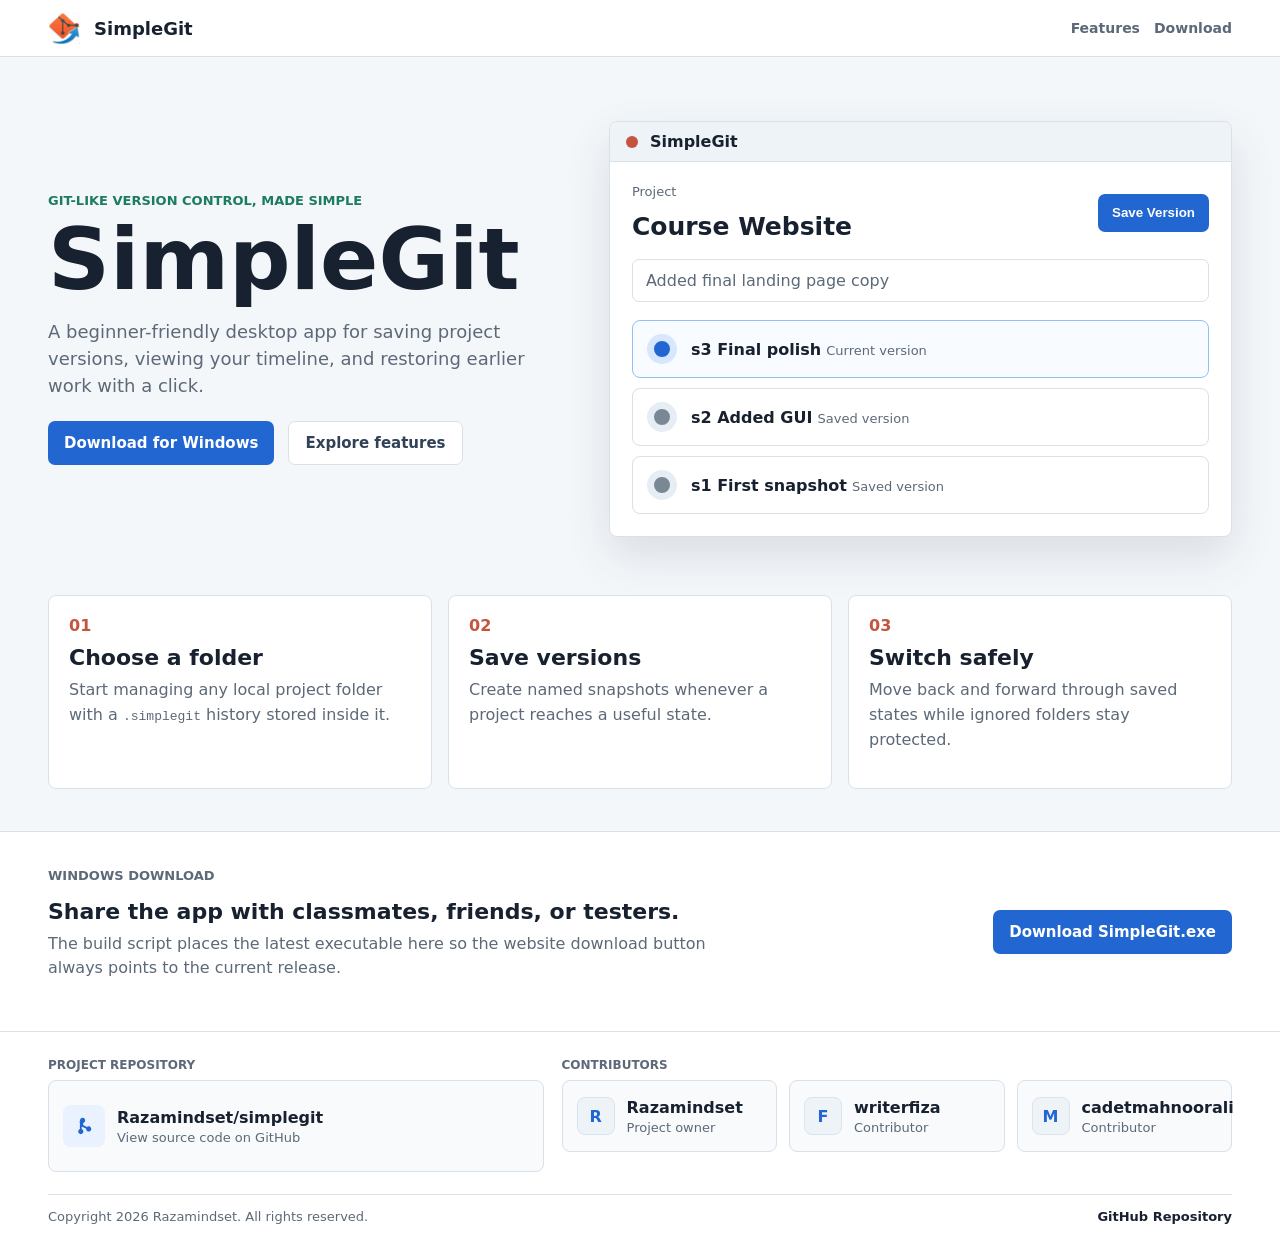
<file: docs/index.html>
<!doctype html>
<html lang="en">
<head>
    <meta charset="utf-8">
    <meta name="viewport" content="width=device-width, initial-scale=1">
    <title>SimpleGit - Visual Project Versions</title>
    <link rel="stylesheet" href="styles.css">
    <link rel="icon" href="assets/icon.png">
</head>
<body>
    <header class="site-header">
        <a class="brand" href="index.html" aria-label="SimpleGit home">
            <img src="assets/icon.png" alt="">
            <span>SimpleGit</span>
        </a>
        <nav aria-label="Main navigation">
            <a href="#features">Features</a>
            <a href="#download">Download</a>
        </nav>
    </header>

    <main>
        <section class="hero">
            <div class="hero-copy">
                <p class="eyebrow">Git-like version control, made simple</p>
                <h1>SimpleGit</h1>
                <p class="lead">A beginner-friendly desktop app for saving project versions, viewing your timeline, and restoring earlier work with a click.</p>
                <div class="actions">
                    <a class="primary-action" href="https://github.com/Razamindset/simplegit/releases/download/v1.0.0/SimpleGit.exe">Download for Windows</a>
                    <a class="secondary-action" href="#features">Explore features</a>
                </div>
            </div>

            <div class="app-preview" aria-label="SimpleGit app preview">
                <div class="preview-titlebar">
                    <span></span>
                    <strong>SimpleGit</strong>
                </div>
                <div class="preview-content">
                    <div class="preview-heading">
                        <div>
                            <p>Project</p>
                            <h2>Course Website</h2>
                        </div>
                        <button>Save Version</button>
                    </div>
                    <div class="preview-input">Added final landing page copy</div>
                    <div class="timeline-row current">
                        <i></i>
                        <div>
                            <strong>s3 Final polish</strong>
                            <span>Current version</span>
                        </div>
                    </div>
                    <div class="timeline-row">
                        <i></i>
                        <div>
                            <strong>s2 Added GUI</strong>
                            <span>Saved version</span>
                        </div>
                    </div>
                    <div class="timeline-row">
                        <i></i>
                        <div>
                            <strong>s1 First snapshot</strong>
                            <span>Saved version</span>
                        </div>
                    </div>
                </div>
            </div>
        </section>

        <section id="features" class="features">
            <article>
                <span>01</span>
                <h2>Choose a folder</h2>
                <p>Start managing any local project folder with a <code>.simplegit</code> history stored inside it.</p>
            </article>
            <article>
                <span>02</span>
                <h2>Save versions</h2>
                <p>Create named snapshots whenever a project reaches a useful state.</p>
            </article>
            <article>
                <span>03</span>
                <h2>Switch safely</h2>
                <p>Move back and forward through saved states while ignored folders stay protected.</p>
            </article>
        </section>

        <section id="download" class="download">
            <div>
                <p class="eyebrow">Windows download</p>
                <h2>Share the app with classmates, friends, or testers.</h2>
                <p>The build script places the latest executable here so the website download button always points to the current release.</p>
            </div>
            <a class="primary-action" href="https://github.com/Razamindset/simplegit/releases/download/v1.0.0/SimpleGit.exe">Download SimpleGit.exe</a>
        </section>
    </main>

    <footer class="site-footer" id="contributors">
        <div class="footer-grid">
            <section class="project-card">
                <p class="footer-label">Project repository</p>
                <a class="repo-link" href="https://github.com/Razamindset/simplegit" target="_blank" rel="noreferrer">
                    <svg aria-hidden="true" viewBox="0 0 24 24">
                        <path d="M8 6.4a2.6 2.6 0 1 1 3.2 2.5v2.2l3.7 1.9a2.6 2.6 0 1 1-.8 1.8v-.1l-3.8-2a2.2 2.2 0 0 1-.6.3v2.1a2.6 2.6 0 1 1-1.8 0V8.9A2.6 2.6 0 0 1 8 6.4Z"></path>
                    </svg>
                    <span>
                        <strong>Razamindset/simplegit</strong>
                        <small>View source code on GitHub</small>
                    </span>
                </a>
            </section>

            <section class="contributors">
                <p class="footer-label">Contributors</p>
                <div class="contributor-grid">
                    <a class="contributor-card" href="https://github.com/Razamindset" target="_blank" rel="noreferrer">
                        <span class="avatar">R</span>
                        <span>
                            <strong>Razamindset</strong>
                            <small>Project owner</small>
                        </span>
                    </a>
                    <a class="contributor-card" href="https://github.com/writerfiza" target="_blank" rel="noreferrer">
                        <span class="avatar">F</span>
                        <span>
                            <strong>writerfiza</strong>
                            <small>Contributor</small>
                        </span>
                    </a>
                    <a class="contributor-card" href="https://github.com/cadetmahnoorali" target="_blank" rel="noreferrer">
                        <span class="avatar">M</span>
                        <span>
                            <strong>cadetmahnoorali</strong>
                            <small>Contributor</small>
                        </span>
                    </a>
                </div>
            </section>
        </div>

        <div class="footer-bottom">
            <span>Copyright 2026 Razamindset. All rights reserved.</span>
            <a href="https://github.com/Razamindset/simplegit" target="_blank" rel="noreferrer">GitHub Repository</a>
        </div>
    </footer>
</body>
</html>
</file>
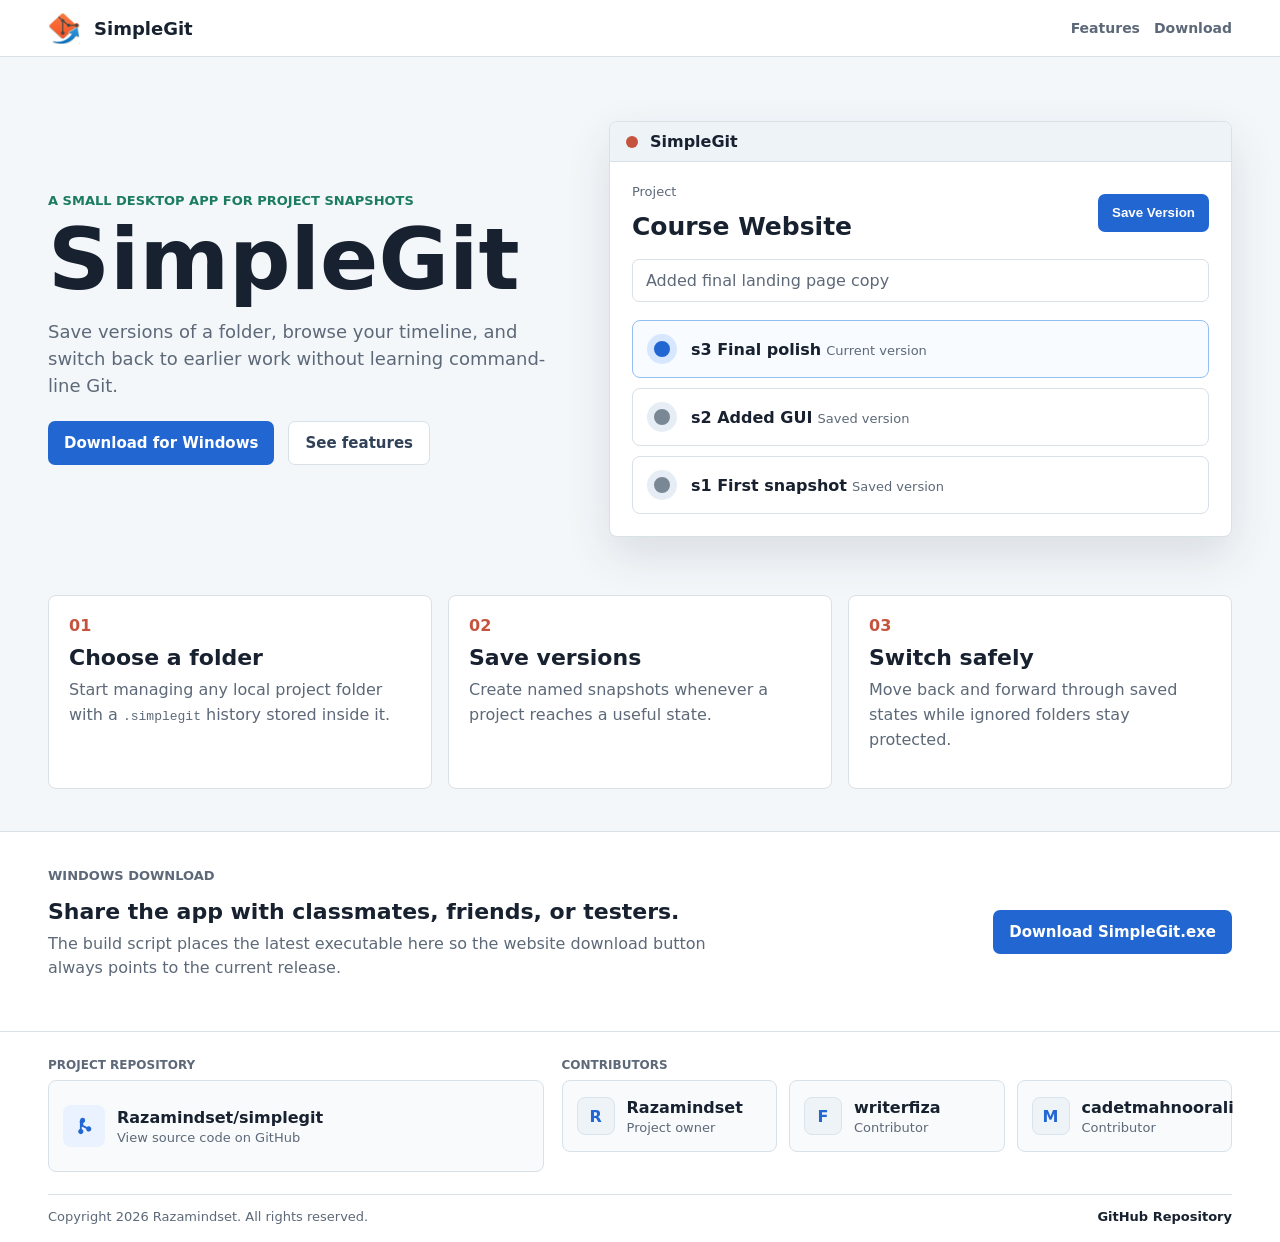
<file: website/index.html>
<!doctype html>
<html lang="en">
<head>
    <meta charset="utf-8">
    <meta name="viewport" content="width=device-width, initial-scale=1">
    <title>SimpleGit - Visual Project Versions</title>
    <link rel="stylesheet" href="styles.css">
    <link rel="icon" href="assets/icon.png">
</head>
<body>
    <header class="site-header">
        <a class="brand" href="index.html" aria-label="SimpleGit home">
            <img src="assets/icon.png" alt="">
            <span>SimpleGit</span>
        </a>
        <nav aria-label="Main navigation">
            <a href="#features">Features</a>
            <a href="#download">Download</a>
        </nav>
    </header>

    <main>
        <section class="hero">
            <div class="hero-copy">
                <p class="eyebrow">A small desktop app for project snapshots</p>
                <h1>SimpleGit</h1>
                <p class="lead">Save versions of a folder, browse your timeline, and switch back to earlier work without learning command-line Git.</p>
                <div class="actions">
                    <a class="primary-action" href="downloads/SimpleGit.exe" download>Download for Windows</a>
                    <a class="secondary-action" href="#features">See features</a>
                </div>
            </div>

            <div class="app-preview" aria-label="SimpleGit app preview">
                <div class="preview-titlebar">
                    <span></span>
                    <strong>SimpleGit</strong>
                </div>
                <div class="preview-content">
                    <div class="preview-heading">
                        <div>
                            <p>Project</p>
                            <h2>Course Website</h2>
                        </div>
                        <button>Save Version</button>
                    </div>
                    <div class="preview-input">Added final landing page copy</div>
                    <div class="timeline-row current">
                        <i></i>
                        <div>
                            <strong>s3 Final polish</strong>
                            <span>Current version</span>
                        </div>
                    </div>
                    <div class="timeline-row">
                        <i></i>
                        <div>
                            <strong>s2 Added GUI</strong>
                            <span>Saved version</span>
                        </div>
                    </div>
                    <div class="timeline-row">
                        <i></i>
                        <div>
                            <strong>s1 First snapshot</strong>
                            <span>Saved version</span>
                        </div>
                    </div>
                </div>
            </div>
        </section>

        <section id="features" class="features">
            <article>
                <span>01</span>
                <h2>Choose a folder</h2>
                <p>Start managing any local project folder with a <code>.simplegit</code> history stored inside it.</p>
            </article>
            <article>
                <span>02</span>
                <h2>Save versions</h2>
                <p>Create named snapshots whenever a project reaches a useful state.</p>
            </article>
            <article>
                <span>03</span>
                <h2>Switch safely</h2>
                <p>Move back and forward through saved states while ignored folders stay protected.</p>
            </article>
        </section>

        <section id="download" class="download">
            <div>
                <p class="eyebrow">Windows download</p>
                <h2>Share the app with classmates, friends, or testers.</h2>
                <p>The build script places the latest executable here so the website download button always points to the current release.</p>
            </div>
            <a class="primary-action" href="downloads/SimpleGit.exe" download>Download SimpleGit.exe</a>
        </section>
    </main>

    <footer class="site-footer" id="contributors">
        <div class="footer-grid">
            <section class="project-card">
                <p class="footer-label">Project repository</p>
                <a class="repo-link" href="https://github.com/Razamindset/simplegit" target="_blank" rel="noreferrer">
                    <svg aria-hidden="true" viewBox="0 0 24 24">
                        <path d="M8 6.4a2.6 2.6 0 1 1 3.2 2.5v2.2l3.7 1.9a2.6 2.6 0 1 1-.8 1.8v-.1l-3.8-2a2.2 2.2 0 0 1-.6.3v2.1a2.6 2.6 0 1 1-1.8 0V8.9A2.6 2.6 0 0 1 8 6.4Z"></path>
                    </svg>
                    <span>
                        <strong>Razamindset/simplegit</strong>
                        <small>View source code on GitHub</small>
                    </span>
                </a>
            </section>

            <section class="contributors">
                <p class="footer-label">Contributors</p>
                <div class="contributor-grid">
                    <a class="contributor-card" href="https://github.com/Razamindset" target="_blank" rel="noreferrer">
                        <span class="avatar">R</span>
                        <span>
                            <strong>Razamindset</strong>
                            <small>Project owner</small>
                        </span>
                    </a>
                    <a class="contributor-card" href="https://github.com/writerfiza" target="_blank" rel="noreferrer">
                        <span class="avatar">F</span>
                        <span>
                            <strong>writerfiza</strong>
                            <small>Contributor</small>
                        </span>
                    </a>
                    <a class="contributor-card" href="https://github.com/cadetmahnoorali" target="_blank" rel="noreferrer">
                        <span class="avatar">M</span>
                        <span>
                            <strong>cadetmahnoorali</strong>
                            <small>Contributor</small>
                        </span>
                    </a>
                </div>
            </section>
        </div>

        <div class="footer-bottom">
            <span>Copyright 2026 Razamindset. All rights reserved.</span>
            <a href="https://github.com/Razamindset/simplegit" target="_blank" rel="noreferrer">GitHub Repository</a>
        </div>
    </footer>
</body>
</html>
</file>
<file: docs/styles.css>
:root {
    color-scheme: light;
    --ink: #18212f;
    --muted: #5d6978;
    --line: #d8e0e8;
    --paper: #ffffff;
    --wash: #f4f7fa;
    --blue: #2166d1;
    --blue-dark: #174d9c;
    --green: #1c7c61;
    --coral: #c4543d;
}

* {
    box-sizing: border-box;
}

body {
    margin: 0;
    background: var(--wash);
    color: var(--ink);
    font-family: Inter, ui-sans-serif, system-ui, -apple-system, BlinkMacSystemFont, "Segoe UI", sans-serif;
}

a {
    color: inherit;
    text-decoration: none;
}

.site-header {
    align-items: center;
    background: rgba(255, 255, 255, 0.94);
    border-bottom: 1px solid var(--line);
    display: flex;
    justify-content: space-between;
    padding: 12px clamp(20px, 4vw, 48px);
    position: sticky;
    top: 0;
    z-index: 10;
}

.brand,
nav,
.actions {
    align-items: center;
    display: flex;
    gap: 14px;
}

.brand {
    font-size: 18px;
    font-weight: 800;
}

.brand img {
    height: 32px;
    width: 32px;
}

nav {
    color: var(--muted);
    font-size: 14px;
    font-weight: 700;
}

main {
    overflow: hidden;
}

.hero {
    align-items: center;
    display: grid;
    gap: clamp(28px, 4vw, 56px);
    grid-template-columns: minmax(320px, 0.9fr) minmax(360px, 1.1fr);
    margin: 0 auto;
    max-width: 1440px;
    padding: clamp(34px, 5vw, 64px) clamp(20px, 4vw, 48px) 34px;
}

.eyebrow {
    color: var(--green);
    font-size: 13px;
    font-weight: 800;
    letter-spacing: 0;
    margin: 0 0 12px;
    text-transform: uppercase;
}

h1,
h2,
p {
    margin-top: 0;
}

h1 {
    font-size: clamp(52px, 7vw, 86px);
    line-height: 0.92;
    margin-bottom: 18px;
}

.lead {
    color: var(--muted);
    font-size: 18px;
    line-height: 1.5;
    max-width: 560px;
    margin-bottom: 22px;
}

.primary-action,
.secondary-action {
    align-items: center;
    border-radius: 7px;
    display: inline-flex;
    font-size: 15px;
    font-weight: 800;
    justify-content: center;
    min-height: 44px;
    padding: 0 16px;
}

.primary-action {
    background: var(--blue);
    color: #ffffff;
}

.primary-action:hover {
    background: var(--blue-dark);
}

.secondary-action {
    background: #ffffff;
    border: 1px solid var(--line);
    color: #314258;
}

.app-preview {
    background: var(--paper);
    border: 1px solid var(--line);
    border-radius: 8px;
    box-shadow: 0 18px 46px rgba(28, 42, 58, 0.12);
    justify-self: end;
    max-width: 680px;
    overflow: hidden;
    width: 100%;
}

.preview-titlebar {
    align-items: center;
    background: #eef3f8;
    border-bottom: 1px solid var(--line);
    display: flex;
    gap: 12px;
    padding: 10px 16px;
}

.preview-titlebar span {
    background: var(--coral);
    border-radius: 50%;
    height: 12px;
    width: 12px;
}

.preview-content {
    padding: 22px;
}

.preview-heading {
    align-items: center;
    display: flex;
    gap: 20px;
    justify-content: space-between;
}

.preview-heading p,
.timeline-row span {
    color: var(--muted);
    font-size: 13px;
}

.preview-heading h2 {
    font-size: 25px;
    margin-bottom: 0;
}

.preview-heading button {
    background: var(--blue);
    border: 0;
    border-radius: 7px;
    color: #ffffff;
    font-weight: 800;
    min-height: 38px;
    padding: 0 14px;
}

.preview-input {
    border: 1px solid var(--line);
    border-radius: 7px;
    color: var(--muted);
    margin: 18px 0;
    padding: 11px 13px;
}

.timeline-row {
    align-items: center;
    border: 1px solid var(--line);
    border-radius: 8px;
    display: flex;
    gap: 14px;
    margin-top: 10px;
    padding: 13px 14px;
}

.timeline-row i {
    background: #7a8795;
    border: 7px solid #e6edf4;
    border-radius: 50%;
    height: 30px;
    width: 30px;
}

.timeline-row.current {
    background: #f8fbff;
    border-color: #94bff2;
}

.timeline-row.current i {
    background: var(--blue);
    border-color: #d6e7ff;
}

.features {
    display: grid;
    gap: 16px;
    grid-template-columns: repeat(3, 1fr);
    margin: 0 auto;
    max-width: 1440px;
    padding: 24px clamp(20px, 4vw, 48px) 42px;
}

.features article {
    background: #ffffff;
    border: 1px solid var(--line);
    border-radius: 8px;
    padding: 20px;
}

.features span {
    color: var(--coral);
    font-weight: 900;
}

.features h2,
.download h2 {
    font-size: 22px;
    margin: 10px 0 8px;
}

.features p,
.download p {
    color: var(--muted);
    line-height: 1.55;
}

.download {
    align-items: center;
    background: #ffffff;
    border-top: 1px solid var(--line);
    display: flex;
    gap: 24px;
    justify-content: space-between;
    padding: 34px clamp(20px, 4vw, 48px);
}

.download div {
    max-width: 700px;
}

.site-footer {
    background: #ffffff;
    border-top: 1px solid var(--line);
    padding: 26px clamp(20px, 4vw, 48px) 18px;
}

.footer-grid {
    display: grid;
    gap: 18px;
    grid-template-columns: minmax(260px, 0.85fr) minmax(420px, 1.15fr);
    margin: 0 auto;
    max-width: 1440px;
}

.footer-label {
    color: var(--muted);
    font-size: 12px;
    font-weight: 900;
    margin-bottom: 8px;
    text-transform: uppercase;
}

.project-card,
.contributors {
    min-width: 0;
}

.repo-link,
.contributor-card {
    align-items: center;
    background: #f8fafc;
    border: 1px solid var(--line);
    border-radius: 8px;
    display: flex;
    gap: 12px;
    min-height: 72px;
    padding: 14px;
}

.repo-link {
    min-height: 92px;
}

.repo-link svg {
    background: #eaf2ff;
    border-radius: 8px;
    fill: var(--blue);
    flex: 0 0 auto;
    height: 42px;
    padding: 9px;
    width: 42px;
}

.repo-link span,
.contributor-card span:last-child {
    display: grid;
    gap: 3px;
}

.site-footer strong {
    color: var(--ink);
    font-weight: 800;
}

.site-footer small {
    color: var(--muted);
    font-size: 13px;
}

.site-footer a:hover {
    color: var(--blue);
}

.site-footer a:hover strong {
    color: var(--blue);
}

.contributor-grid {
    display: grid;
    gap: 12px;
    grid-template-columns: repeat(3, minmax(0, 1fr));
}

.avatar {
    align-items: center;
    background: #eef3f8;
    border: 1px solid #d9e4ef;
    border-radius: 8px;
    color: var(--blue);
    display: inline-flex;
    flex: 0 0 auto;
    font-weight: 900;
    height: 38px;
    justify-content: center;
    width: 38px;
}

.footer-bottom {
    align-items: center;
    border-top: 1px solid var(--line);
    color: var(--muted);
    display: flex;
    font-size: 13px;
    justify-content: space-between;
    margin: 22px auto 0;
    max-width: 1440px;
    padding-top: 14px;
}

.footer-bottom a {
    color: var(--ink);
    font-weight: 800;
}

@media (max-width: 820px) {
    .site-header,
    .download,
    .footer-bottom,
    .actions {
        align-items: stretch;
        flex-direction: column;
    }

    nav {
        justify-content: flex-start;
    }

    .hero {
        grid-template-columns: 1fr;
        min-height: auto;
    }

    .features {
        grid-template-columns: 1fr;
    }

    .footer-grid,
    .contributor-grid {
        grid-template-columns: 1fr;
    }

    .app-preview {
        min-width: 0;
    }
}
</file>
<file: website/styles.css>
:root {
    color-scheme: light;
    --ink: #18212f;
    --muted: #5d6978;
    --line: #d8e0e8;
    --paper: #ffffff;
    --wash: #f4f7fa;
    --blue: #2166d1;
    --blue-dark: #174d9c;
    --green: #1c7c61;
    --coral: #c4543d;
}

* {
    box-sizing: border-box;
}

body {
    margin: 0;
    background: var(--wash);
    color: var(--ink);
    font-family: Inter, ui-sans-serif, system-ui, -apple-system, BlinkMacSystemFont, "Segoe UI", sans-serif;
}

a {
    color: inherit;
    text-decoration: none;
}

.site-header {
    align-items: center;
    background: rgba(255, 255, 255, 0.94);
    border-bottom: 1px solid var(--line);
    display: flex;
    justify-content: space-between;
    padding: 12px clamp(20px, 4vw, 48px);
    position: sticky;
    top: 0;
    z-index: 10;
}

.brand,
nav,
.actions {
    align-items: center;
    display: flex;
    gap: 14px;
}

.brand {
    font-size: 18px;
    font-weight: 800;
}

.brand img {
    height: 32px;
    width: 32px;
}

nav {
    color: var(--muted);
    font-size: 14px;
    font-weight: 700;
}

main {
    overflow: hidden;
}

.hero {
    align-items: center;
    display: grid;
    gap: clamp(28px, 4vw, 56px);
    grid-template-columns: minmax(320px, 0.9fr) minmax(360px, 1.1fr);
    margin: 0 auto;
    max-width: 1440px;
    padding: clamp(34px, 5vw, 64px) clamp(20px, 4vw, 48px) 34px;
}

.eyebrow {
    color: var(--green);
    font-size: 13px;
    font-weight: 800;
    letter-spacing: 0;
    margin: 0 0 12px;
    text-transform: uppercase;
}

h1,
h2,
p {
    margin-top: 0;
}

h1 {
    font-size: clamp(52px, 7vw, 86px);
    line-height: 0.92;
    margin-bottom: 18px;
}

.lead {
    color: var(--muted);
    font-size: 18px;
    line-height: 1.5;
    max-width: 560px;
    margin-bottom: 22px;
}

.primary-action,
.secondary-action {
    align-items: center;
    border-radius: 7px;
    display: inline-flex;
    font-size: 15px;
    font-weight: 800;
    justify-content: center;
    min-height: 44px;
    padding: 0 16px;
}

.primary-action {
    background: var(--blue);
    color: #ffffff;
}

.primary-action:hover {
    background: var(--blue-dark);
}

.secondary-action {
    background: #ffffff;
    border: 1px solid var(--line);
    color: #314258;
}

.app-preview {
    background: var(--paper);
    border: 1px solid var(--line);
    border-radius: 8px;
    box-shadow: 0 18px 46px rgba(28, 42, 58, 0.12);
    justify-self: end;
    max-width: 680px;
    overflow: hidden;
    width: 100%;
}

.preview-titlebar {
    align-items: center;
    background: #eef3f8;
    border-bottom: 1px solid var(--line);
    display: flex;
    gap: 12px;
    padding: 10px 16px;
}

.preview-titlebar span {
    background: var(--coral);
    border-radius: 50%;
    height: 12px;
    width: 12px;
}

.preview-content {
    padding: 22px;
}

.preview-heading {
    align-items: center;
    display: flex;
    gap: 20px;
    justify-content: space-between;
}

.preview-heading p,
.timeline-row span {
    color: var(--muted);
    font-size: 13px;
}

.preview-heading h2 {
    font-size: 25px;
    margin-bottom: 0;
}

.preview-heading button {
    background: var(--blue);
    border: 0;
    border-radius: 7px;
    color: #ffffff;
    font-weight: 800;
    min-height: 38px;
    padding: 0 14px;
}

.preview-input {
    border: 1px solid var(--line);
    border-radius: 7px;
    color: var(--muted);
    margin: 18px 0;
    padding: 11px 13px;
}

.timeline-row {
    align-items: center;
    border: 1px solid var(--line);
    border-radius: 8px;
    display: flex;
    gap: 14px;
    margin-top: 10px;
    padding: 13px 14px;
}

.timeline-row i {
    background: #7a8795;
    border: 7px solid #e6edf4;
    border-radius: 50%;
    height: 30px;
    width: 30px;
}

.timeline-row.current {
    background: #f8fbff;
    border-color: #94bff2;
}

.timeline-row.current i {
    background: var(--blue);
    border-color: #d6e7ff;
}

.features {
    display: grid;
    gap: 16px;
    grid-template-columns: repeat(3, 1fr);
    margin: 0 auto;
    max-width: 1440px;
    padding: 24px clamp(20px, 4vw, 48px) 42px;
}

.features article {
    background: #ffffff;
    border: 1px solid var(--line);
    border-radius: 8px;
    padding: 20px;
}

.features span {
    color: var(--coral);
    font-weight: 900;
}

.features h2,
.download h2 {
    font-size: 22px;
    margin: 10px 0 8px;
}

.features p,
.download p {
    color: var(--muted);
    line-height: 1.55;
}

.download {
    align-items: center;
    background: #ffffff;
    border-top: 1px solid var(--line);
    display: flex;
    gap: 24px;
    justify-content: space-between;
    padding: 34px clamp(20px, 4vw, 48px);
}

.download div {
    max-width: 700px;
}

.site-footer {
    background: #ffffff;
    border-top: 1px solid var(--line);
    padding: 26px clamp(20px, 4vw, 48px) 18px;
}

.footer-grid {
    display: grid;
    gap: 18px;
    grid-template-columns: minmax(260px, 0.85fr) minmax(420px, 1.15fr);
    margin: 0 auto;
    max-width: 1440px;
}

.footer-label {
    color: var(--muted);
    font-size: 12px;
    font-weight: 900;
    margin-bottom: 8px;
    text-transform: uppercase;
}

.project-card,
.contributors {
    min-width: 0;
}

.repo-link,
.contributor-card {
    align-items: center;
    background: #f8fafc;
    border: 1px solid var(--line);
    border-radius: 8px;
    display: flex;
    gap: 12px;
    min-height: 72px;
    padding: 14px;
}

.repo-link {
    min-height: 92px;
}

.repo-link svg {
    background: #eaf2ff;
    border-radius: 8px;
    fill: var(--blue);
    flex: 0 0 auto;
    height: 42px;
    padding: 9px;
    width: 42px;
}

.repo-link span,
.contributor-card span:last-child {
    display: grid;
    gap: 3px;
}

.site-footer strong {
    color: var(--ink);
    font-weight: 800;
}

.site-footer small {
    color: var(--muted);
    font-size: 13px;
}

.site-footer a:hover {
    color: var(--blue);
}

.site-footer a:hover strong {
    color: var(--blue);
}

.contributor-grid {
    display: grid;
    gap: 12px;
    grid-template-columns: repeat(3, minmax(0, 1fr));
}

.avatar {
    align-items: center;
    background: #eef3f8;
    border: 1px solid #d9e4ef;
    border-radius: 8px;
    color: var(--blue);
    display: inline-flex;
    flex: 0 0 auto;
    font-weight: 900;
    height: 38px;
    justify-content: center;
    width: 38px;
}

.footer-bottom {
    align-items: center;
    border-top: 1px solid var(--line);
    color: var(--muted);
    display: flex;
    font-size: 13px;
    justify-content: space-between;
    margin: 22px auto 0;
    max-width: 1440px;
    padding-top: 14px;
}

.footer-bottom a {
    color: var(--ink);
    font-weight: 800;
}

@media (max-width: 820px) {
    .site-header,
    .download,
    .footer-bottom,
    .actions {
        align-items: stretch;
        flex-direction: column;
    }

    nav {
        justify-content: flex-start;
    }

    .hero {
        grid-template-columns: 1fr;
        min-height: auto;
    }

    .features {
        grid-template-columns: 1fr;
    }

    .footer-grid,
    .contributor-grid {
        grid-template-columns: 1fr;
    }

    .app-preview {
        min-width: 0;
    }
}
</file>
